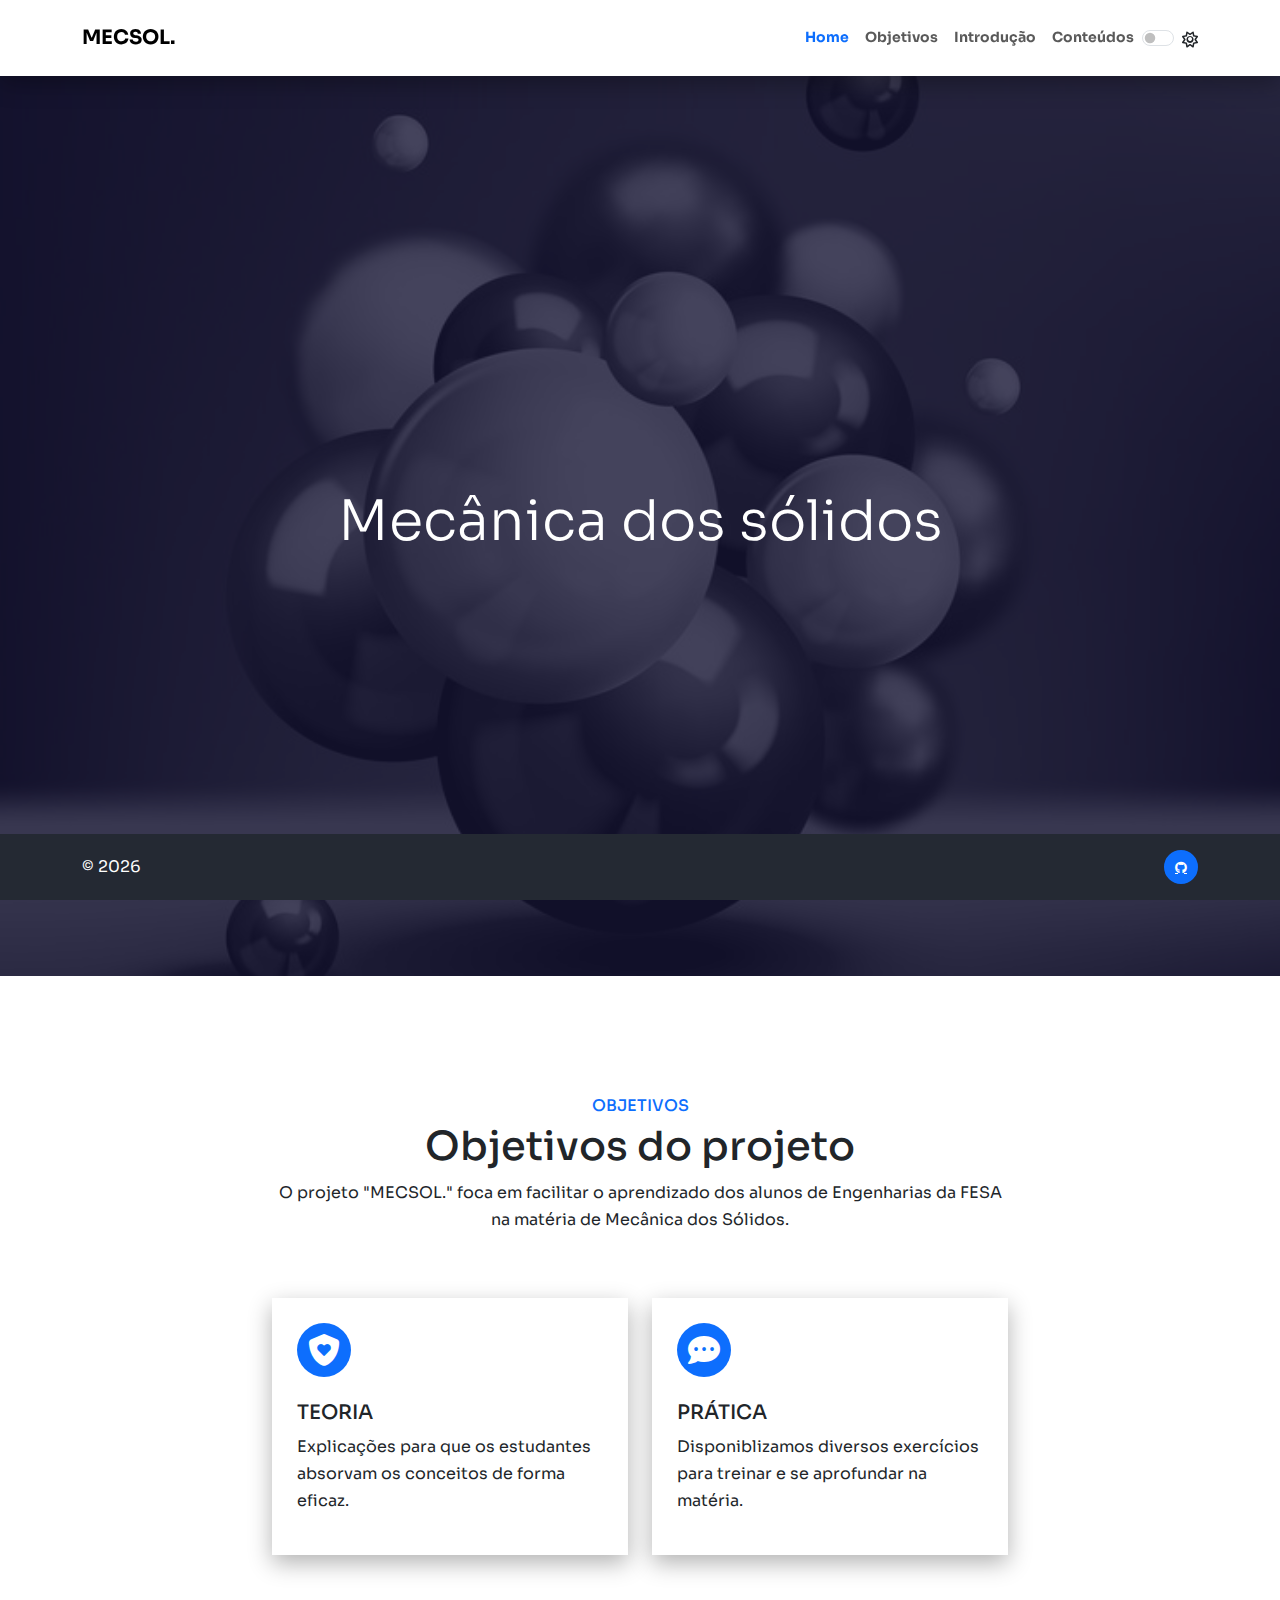
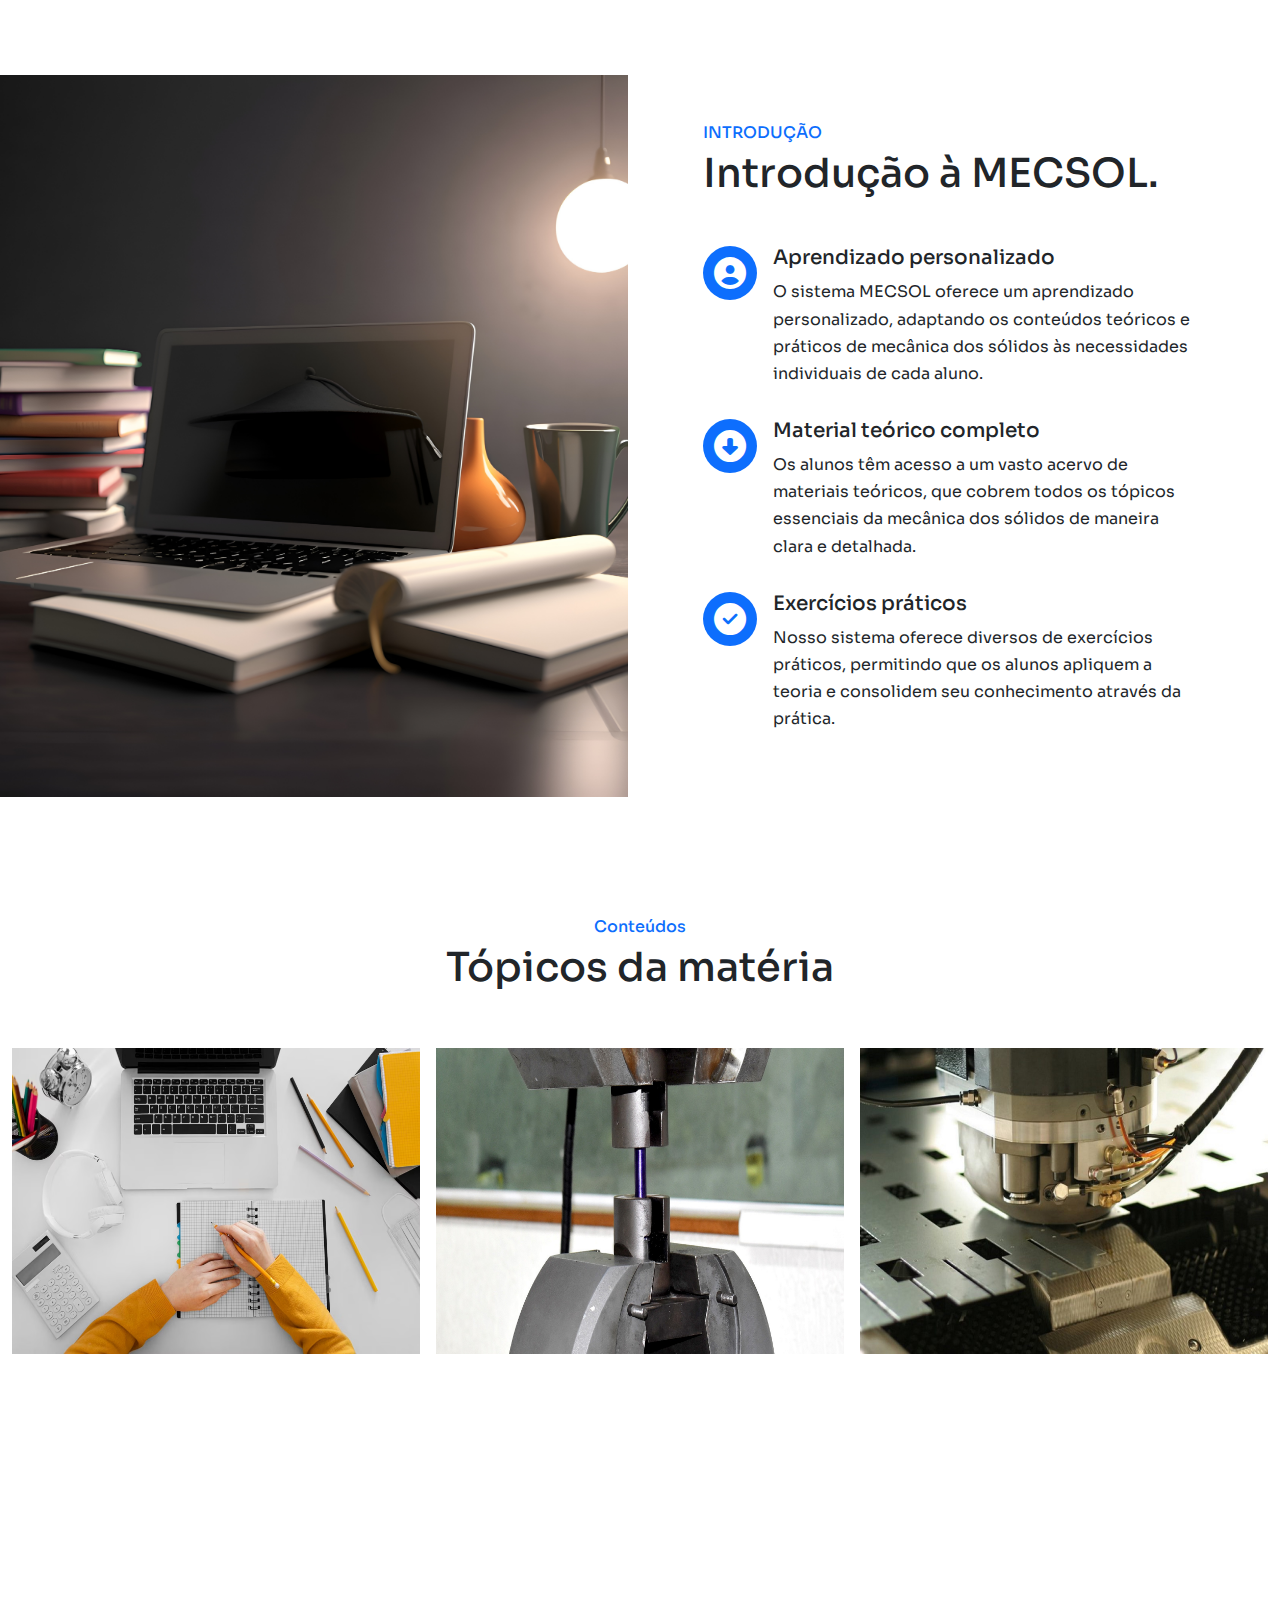
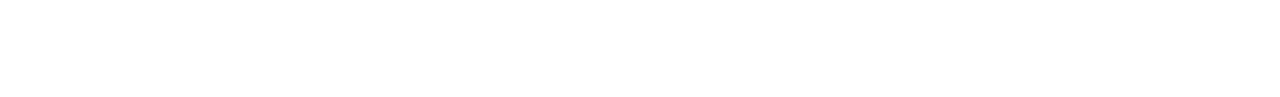
<file: index.html>
<!DOCTYPE html>
<html lang="pt-BR">
    
<head>
    <meta charset="UTF-8">
    <meta name="viewport" content="width=device-width, initial-scale=1.0">
    <link href="src/css/common.css" rel="stylesheet" />
    <link href="src/lib/bootstrap/css/bootstrap.css" rel="stylesheet" />
    <link href="src/lib/font-awesome/css/all.css" rel="stylesheet" />
    <link href="src/lib/animateCSS/animate.css" rel="stylesheet" />
    <title>MECSOL</title>
</head>

<script src="src/lib/popper.js/umd/popper.js"></script>
<script src="src/lib/bootstrap/js/bootstrap.js"></script>
<script src="src/lib/jquery/jquery.js"></script>
<script src="src/js/themeSwitcher.js"></script>
<script src="src/js/index.js"></script>

<body data-bs-theme="light" data-bs-spy="scroll" data-bs-target=".navbar" data-bs-offset="70">
    <nav class="navbar navbar-expand-lg py-3 sticky-top">
        <div class="container">
            <a class="navbar-brand" href="#">
                <strong>MECSOL.</strong>
            </a>
            <button class="navbar-toggler" type="button" data-bs-toggle="collapse" data-bs-target="#navbarNav"
                aria-controls="navbarNav" aria-expanded="false" aria-label="Toggle navigation">
                <span class="navbar-toggler-icon"></span>
            </button>
            <div class="collapse navbar-collapse" id="navbarNav">
                <ul class="navbar-nav ms-auto">
                    <li class="nav-item">
                        <a class="nav-link" href="#home">Home</a>
                    </li>
                    <li class="nav-item">
                        <a class="nav-link" href="#goals">Objetivos</a>
                    </li>
                    <li class="nav-item">
                        <a class="nav-link" href="#introduction">Introdução</a>
                    </li>
                    <li class="nav-item">
                        <a class="nav-link" href="#contents">Conteúdos</a>
                    </li>
                    <div class="form-check form-switch mt-2">
                        <input class="form-check-input" type="checkbox" id="SwitchTheme" />
                        <label class="form-check-label" for="SwitchTheme">
                            <i class="fa-regular fa-sun"></i>
                        </label>
                    </div>
                </ul>               
            </div>
        </div>
    </nav>

    <div class="hero vh-100 d-flex align-items-center" id="home">
        <div class="container">
            <div class="row">
                <div class="col-lg-7 mx-auto text-center">
                    <h1 class="animate__animated animate__fadeIn display-4 text-white">Mecânica dos sólidos</h1>
                </div>
            </div>
        </div>
    </div>

    <section id="goals">
        <div class="container">
            <div class="row mb-5">
                <div class="col-md-8 mx-auto text-center">
                    <h6 class="text-primary">OBJETIVOS</h6>
                    <h1>Objetivos do projeto</h1>
                    <p>
                        O projeto "MECSOL." foca em facilitar o aprendizado dos alunos de Engenharias da FESA na matéria de 
                        Mecânica dos Sólidos.
                    </p>
                </div>
            </div>
            <div class="row g-4 justify-content-center">
                <div class="col-lg-4 col-sm-6">
                    <div class="service card-effect bounceInUp text-dark">
                        <div class="iconbox">
                            <i class="fa-solid fa-shield-heart"></i>
                        </div>
                        <h5 class="mt-4 mb-2">TEORIA</h5>
                        <p>
                            Explicações para que os estudantes absorvam os conceitos de forma eficaz. 
                        </p>
                    </div>
                </div>
                <div class="col-lg-4 col-sm-6">
                    <div class="service card-effect text-dark">
                        <div class="iconbox">
                            <i class="fa-solid fa-comment-dots"></i>
                        </div>
                        <h5 class="mt-4 mb-2">PRÁTICA</h5>
                        <p>
                            Disponiblizamos diversos exercícios para treinar e se aprofundar na matéria.
                        </p>
                    </div>
                </div>
            </div>
        </div>
    </section>

    <section class="row w-100 py-0" id="introduction">
        <div class="col-lg-6 col-img"></div>
        <div class="col-lg-6 py-5">
            <div class="container">
                <div class="row">
                    <div class="col-md-10 offset-md-1">
                        <h6 class="text-primary">INTRODUÇÃO</h6>
                        <h1>Introdução à MECSOL.</h1>

                        <div class="feature d-flex mt-5">
                            <div class="iconbox me-3">
                                <i class="fa-solid fa-circle-user"></i>
                            </div>
                            <div>
                                <h5>Aprendizado personalizado</h5>
                                <p>O sistema MECSOL oferece um aprendizado personalizado, adaptando os conteúdos teóricos e práticos de mecânica dos sólidos às necessidades individuais de cada aluno.</p>
                            </div>
                        </div>
                        <div class="feature d-flex mt-3">
                            <div class="iconbox me-3">
                                <i class="fa-solid fa-circle-down"></i>
                            </div>
                            <div>
                                <h5>Material teórico completo</h5>
                                <p>Os alunos têm acesso a um vasto acervo de materiais teóricos, que cobrem todos os tópicos essenciais da mecânica dos sólidos de maneira clara e detalhada.</p>
                            </div>
                        </div>
                        <div class="feature d-flex mt-3">
                            <div class="iconbox me-3">
                                <i class="fa-solid fa-circle-check"></i>
                            </div>
                            <div>
                                <h5>Exercícios práticos</h5>
                                <p>Nosso sistema oferece diversos de exercícios práticos, permitindo que os alunos apliquem a teoria e consolidem seu conhecimento através da prática.</p>
                            </div>
                        </div>
                    </div>
                </div>
            </div>
        </div>
    </section>

    <section class="vh-100" id="contents">
        <div class="container-fluid">
            <div class="row mb-5">
                <div class="col-md-8 mx-auto text-center">
                    <h6 class="text-primary">Conteúdos</h6>
                    <h1>Tópicos da matéria</h1>
                </div>
            </div>
            <div class="row g-3">
                <div class="col-lg-4 col-sm-6">
                    <div class="project" id="btnFundamentals">
                        <img src="src/assets/fundamentals.jpg" alt="">
                        <div class="overlay">
                            <div>
                                <h4 class="text-white">Fundamentos</h4>
                                <h6 class="text-white">Fundamentos de comportamento mecânico dos materiais</h6>
                            </div>
                        </div>
                    </div>
                </div>
                <div class="col-lg-4 col-sm-6">
                    <div class="project" id="btnTractionCompression">
                        <img src="src/assets/tractioncompression.jpg" alt="">
                        <div class="overlay">
                            <div>
                                <h4 class="text-white">Tração e compressão</h4>
                                <h6 class="text-white">Comportamento mecânico dos materiais aplicado a tração e compressão</h6>
                            </div>
                        </div>
                    </div>
                </div>
                <div class="col-lg-4 col-sm-6" style="margin-bottom: 120px;">
                    <div class="project" id="btnShear">
                        <img src="src/assets/shear.jpg" alt="">
                        <div class="overlay">
                            <div>
                                <h4 class="text-white">Cisalhamento</h4>
                                <h6 class="text-white">Comportamento mecânico dos materiais aplicado ao cisalhamento</h6>
                            </div>
                        </div>
                    </div>
                </div>
            </div>
        </div>
    </section>

    <footer>
        <div class="footer-bottom py-3">
            <div class="container">
                <div class="row align-items-center">
                    <div class="col text-white">
                        <p class="mb-0" id="lblCurrentYear"></p>
                    </div>
                    <div class="col">
                        <div class="social-icons">
                            <a href="https://github.com/GabrielAB2411"><i class="fa-brands fa-github fa-xs"></i></a>
                        </div>
                    </div>
                </div>
            </div>
        </div>
    </footer>
</body>
</html>
</file>
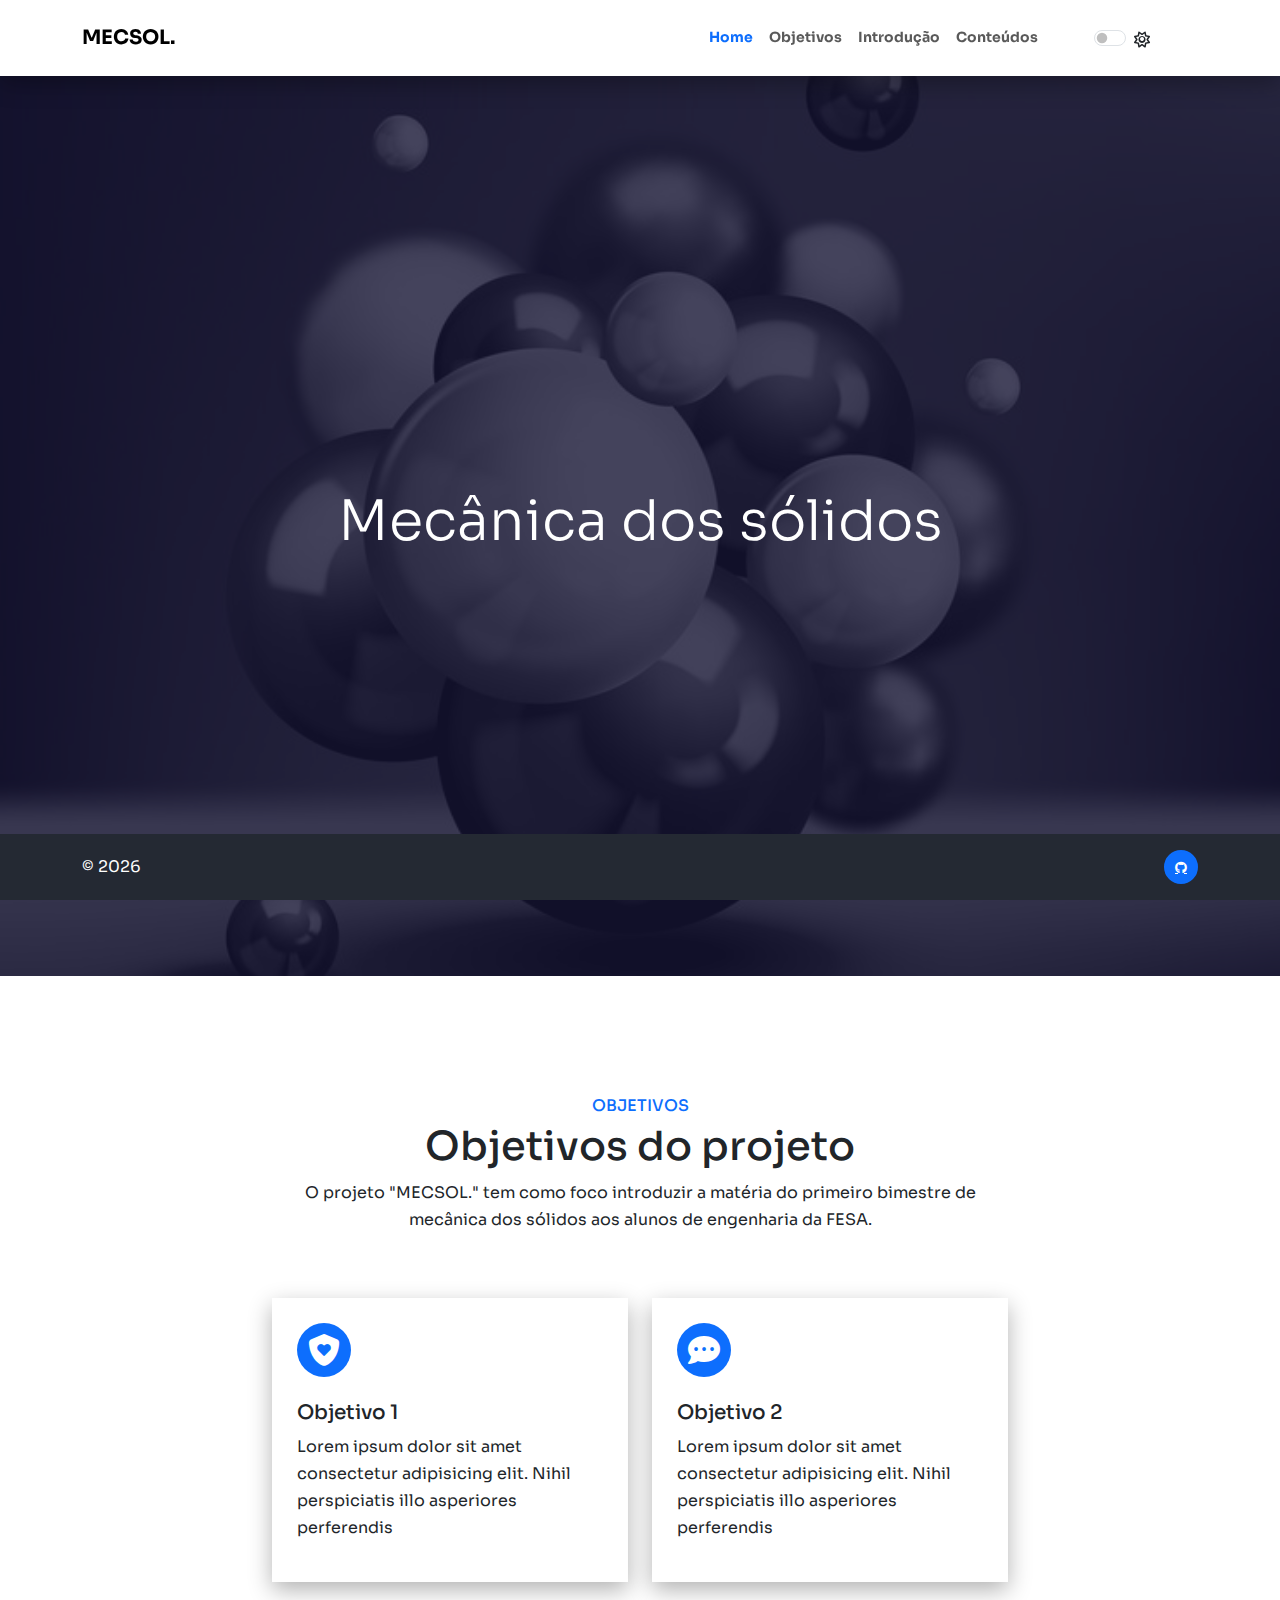
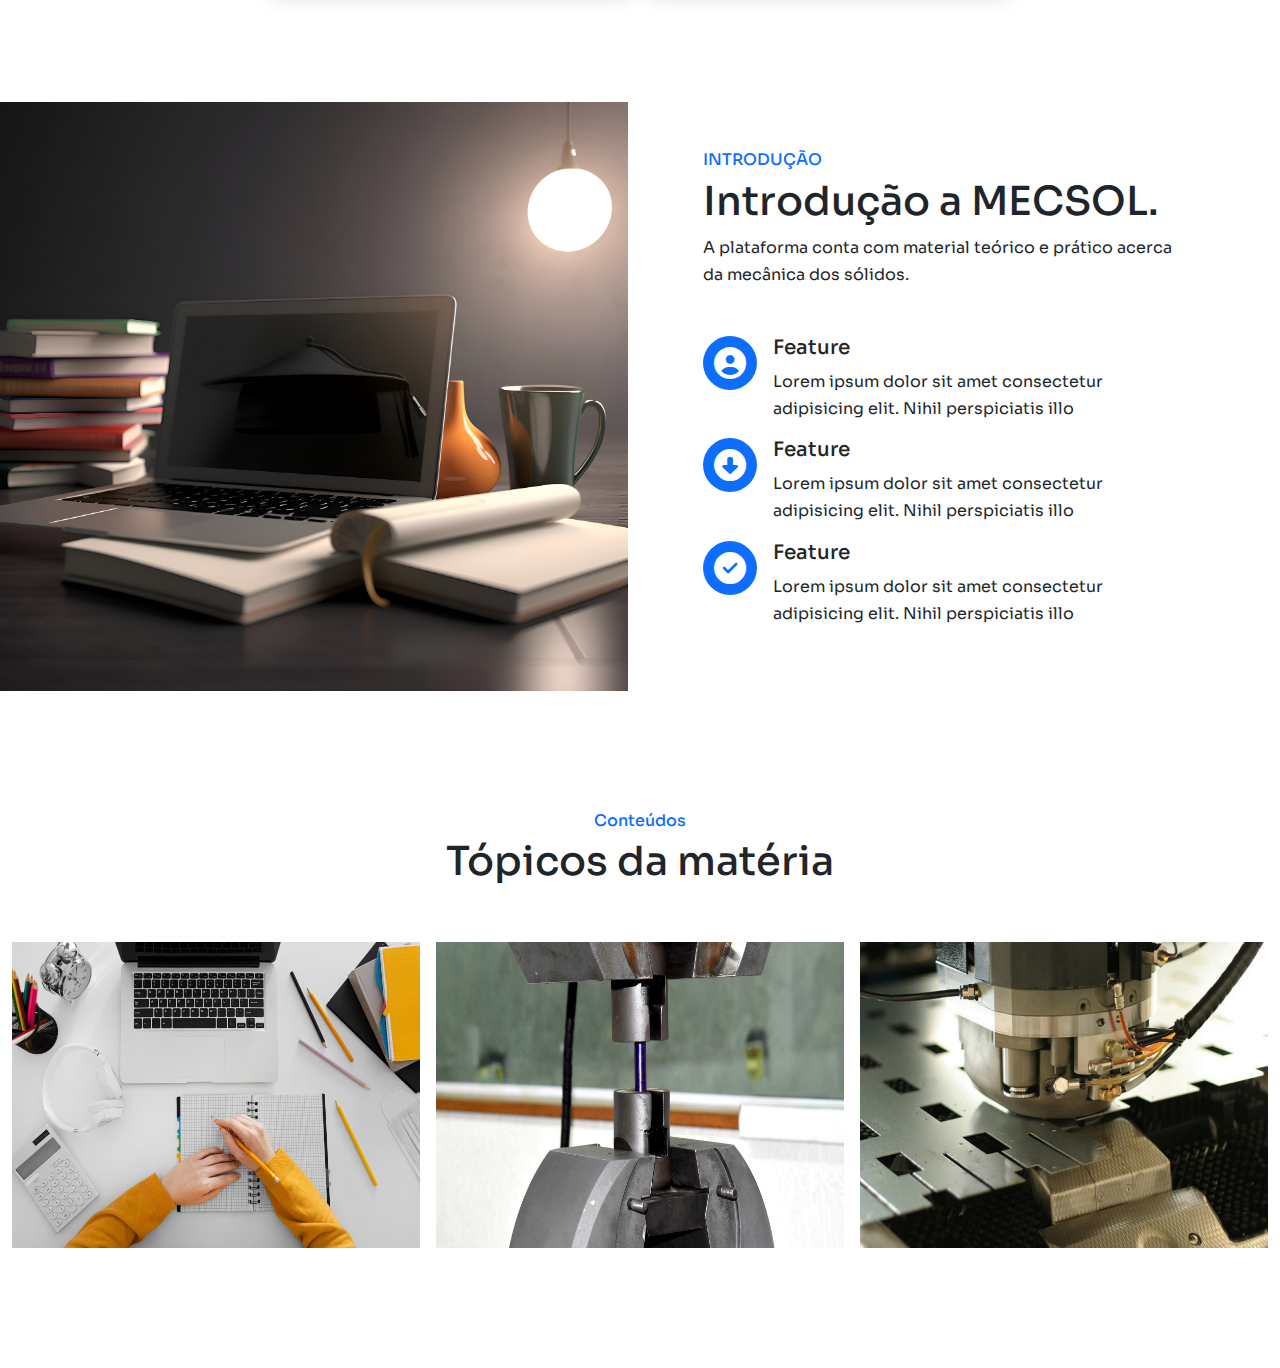
<file: src/index.html>
<!DOCTYPE html>
<html lang="pt-BR">
    
<head>
    <meta charset="UTF-8">
    <meta name="viewport" content="width=device-width, initial-scale=1.0">
    <link href="css/common.css" rel="stylesheet" />
    <link href="lib/bootstrap/css/bootstrap.css" rel="stylesheet" />
    <link href="lib/font-awesome/css/all.css" rel="stylesheet" />
    <link href="lib/animateCSS/animate.css" rel="stylesheet" />
    <title>MECSOL</title>
</head>

<script src="lib/popper.js/umd/popper.js"></script>
<script src="lib/bootstrap/js/bootstrap.js"></script>
<script src="lib/jquery/jquery.js"></script>
<script src="js/themeSwitcher.js"></script>
<script src="js/index.js"></script>

<body data-bs-theme="light" data-bs-spy="scroll" data-bs-target=".navbar" data-bs-offset="70">
    <nav class="navbar navbar-expand-lg py-3 sticky-top navbar-light">
        <div class="container">
            <a class="navbar-brand" href="#">
                <strong>MECSOL.</strong>
            </a>
            <button class="navbar-toggler" type="button" data-bs-toggle="collapse" data-bs-target="#navbarNav"
                aria-controls="navbarNav" aria-expanded="false" aria-label="Toggle navigation">
                <span class="navbar-toggler-icon"></span>
            </button>
            <div class="collapse navbar-collapse" id="navbarNav">
                <ul class="navbar-nav ms-auto">
                    <li class="nav-item">
                        <a class="nav-link" href="#home">Home</a>
                    </li>
                    <li class="nav-item">
                        <a class="nav-link" href="#goals">Objetivos</a>
                    </li>
                    <li class="nav-item">
                        <a class="nav-link" href="#introduction">Introdução</a>
                    </li>
                    <li class="nav-item">
                        <a class="nav-link" href="#contents">Conteúdos</a>
                    </li>
                    <li class="nav-item mx-5 mt-2">
                        <div class="form-check form-switch">
                            <input class="form-check-input" type="checkbox" id="SwitchTheme" />
                            <label class="form-check-label" for="SwitchTheme">
                                <i class="fa-regular fa-sun"></i>
                            </label>
                        </div>
                    </li>
                </ul>               
            </div>
        </div>
    </nav>

    <div class="hero vh-100 d-flex align-items-center" id="home">
        <div class="container">
            <div class="row">
                <div class="col-lg-7 mx-auto text-center">
                    <h1 class="animate__animated animate__fadeIn display-4 text-white">Mecânica dos sólidos</h1>
                </div>
            </div>
        </div>
    </div>

    <section id="goals">
        <div class="container">
            <div class="row mb-5">
                <div class="col-md-8 mx-auto text-center">
                    <h6 class="text-primary">OBJETIVOS</h6>
                    <h1>Objetivos do projeto</h1>
                    <p>O projeto "MECSOL." tem como foco introduzir a matéria do primeiro bimestre de 
                        mecânica dos sólidos aos alunos de engenharia da FESA.</p>
                </div>
            </div>
            <div class="row g-4 justify-content-center">
                <div class="col-lg-4 col-sm-6">
                    <div class="service card-effect bounceInUp text-dark">
                        <div class="iconbox">
                            <i class="fa-solid fa-shield-heart"></i>
                        </div>
                        <h5 class="mt-4 mb-2">Objetivo 1</h5>
                        <p>Lorem ipsum dolor sit amet consectetur adipisicing elit. Nihil perspiciatis illo asperiores
                            perferendis </p>
                    </div>
                </div>
                <div class="col-lg-4 col-sm-6">
                    <div class="service card-effect text-dark">
                        <div class="iconbox">
                            <i class="fa-solid fa-comment-dots"></i>
                        </div>
                        <h5 class="mt-4 mb-2">Objetivo 2</h5>
                        <p>Lorem ipsum dolor sit amet consectetur adipisicing elit. Nihil perspiciatis illo asperiores
                            perferendis </p>
                    </div>
                </div>
            </div>
        </div>
    </section>

    <section class="row w-100 py-0" id="introduction">
        <div class="col-lg-6 col-img"></div>
        <div class="col-lg-6 py-5">
            <div class="container">
                <div class="row">
                    <div class="col-md-10 offset-md-1">
                        <h6 class="text-primary">INTRODUÇÃO</h6>
                        <h1>Introdução a MECSOL.</h1>
                        <p>A plataforma conta com material teórico e prático acerca da mecânica dos sólidos.
                        </p>

                        <div class="feature d-flex mt-5">
                            <div class="iconbox me-3">
                                <i class="fa-solid fa-circle-user"></i>
                            </div>
                            <div>
                                <h5>Feature</h5>
                                <p>Lorem ipsum dolor sit amet consectetur adipisicing elit. Nihil perspiciatis illo </p>
                            </div>
                        </div>
                        <div class="feature d-flex">
                            <div class="iconbox me-3">
                                <i class="fa-solid fa-circle-down"></i>
                            </div>
                            <div>
                                <h5>Feature</h5>
                                <p>Lorem ipsum dolor sit amet consectetur adipisicing elit. Nihil perspiciatis illo </p>
                            </div>
                        </div>
                        <div class="feature d-flex">
                            <div class="iconbox me-3">
                                <i class="fa-solid fa-circle-check"></i>
                            </div>
                            <div>
                                <h5>Feature</h5>
                                <p>Lorem ipsum dolor sit amet consectetur adipisicing elit. Nihil perspiciatis illo </p>
                            </div>
                        </div>

                    </div>
                </div>
            </div>
        </div>
    </section>

    <section id="contents">
        <div class="container-fluid">
            <div class="row mb-5">
                <div class="col-md-8 mx-auto text-center">
                    <h6 class="text-primary">Conteúdos</h6>
                    <h1>Tópicos da matéria</h1>
                </div>
            </div>
            <div class="row g-3">
                <div class="col-lg-4 col-sm-6">
                    <div class="project" id="btnFundamentals">
                        <img src="assets/fundamentals.jpg" alt="">
                        <div class="overlay">
                            <div>
                                <h4 class="text-white">Fundamentos</h4>
                                <h6 class="text-white">Fundamentos de comportamento mecânico dos materiais</h6>
                            </div>
                        </div>
                    </div>
                </div>
                <div class="col-lg-4 col-sm-6">
                    <div class="project" id="btnTractionCompression">
                        <img src="assets/tractioncompression.jpg" alt="">
                        <div class="overlay">
                            <div>
                                <h4 class="text-white">Tração e compressão</h4>
                                <h6 class="text-white">Comportamento mecânico dos materiais aplicado a tração e compressão</h6>
                            </div>
                        </div>
                    </div>
                </div>
                <div class="col-lg-4 col-sm-6">
                    <div class="project" id="btnShear">
                        <img src="assets/shear.jpg" alt="">
                        <div class="overlay">
                            <div>
                                <h4 class="text-white">Cisalhamento</h4>
                                <h6 class="text-white">Comportamento mecânico dos materiais aplicado ao cisalhamento</h6>
                            </div>
                        </div>
                    </div>
                </div>
            </div>
        </div>
    </section>

    <footer>
        <div class="footer-bottom py-3">
            <div class="container">
                <div class="row align-items-center">
                    <div class="col text-white">
                        <p class="mb-0" id="lblCurrentYear"></p>
                    </div>
                    <div class="col">
                        <div class="social-icons">
                            <a href="https://github.com/GabrielAB2411"><i class="fa-brands fa-github fa-xs"></i></a>
                        </div>
                    </div>
                </div>
            </div>
        </div>
    </footer>
</body>
</html>
</file>
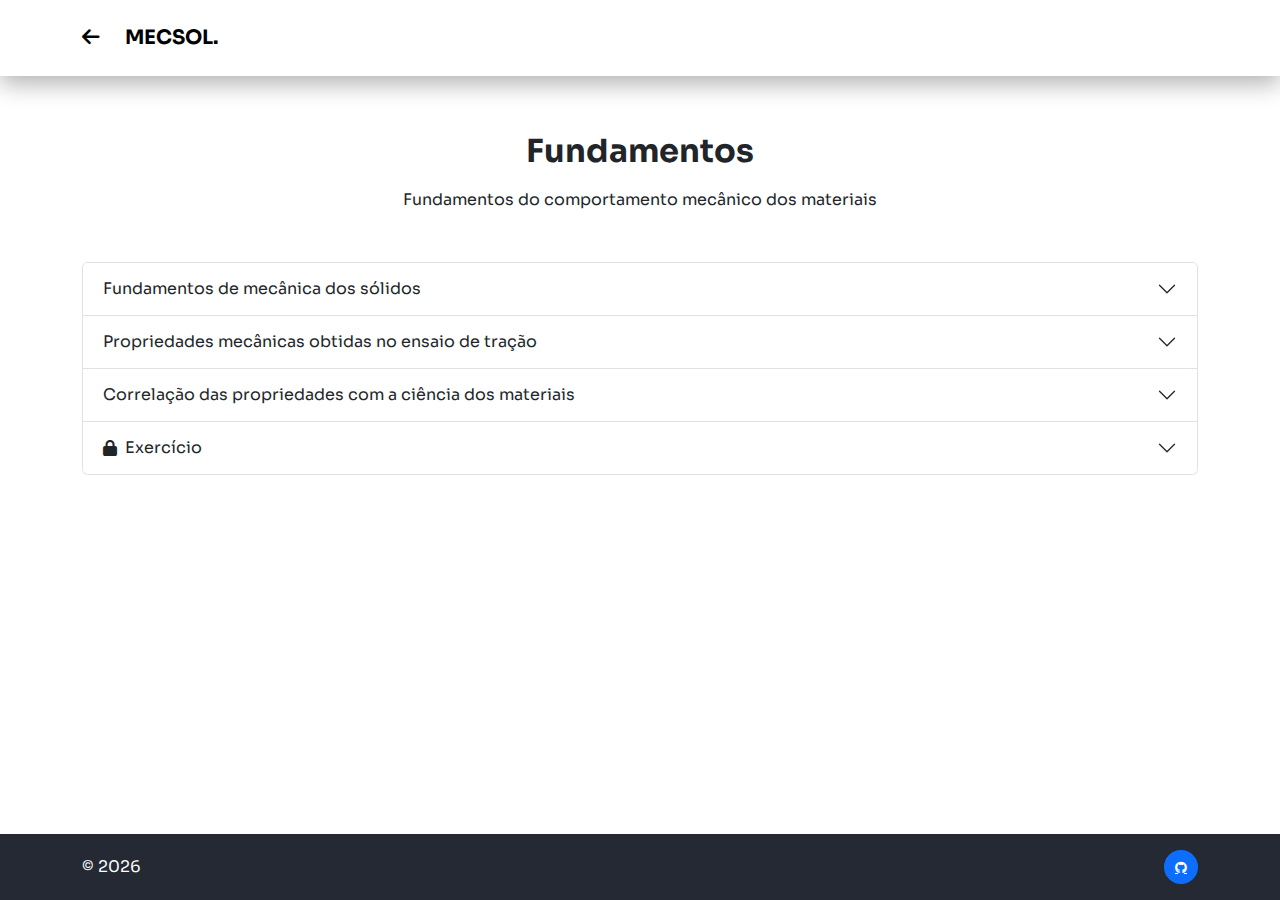
<file: src/pages/contents/fundamentals.html>
<!DOCTYPE html>
<html lang="en">
<head>
    <meta charset="UTF-8">
    <meta name="viewport" content="width=device-width, initial-scale=1.0">
    <link href="../../css/common.css" rel="stylesheet" />
    <link href="../../lib/bootstrap/css/bootstrap.css" rel="stylesheet" />
    <link href="../../lib/font-awesome/css/all.css" rel="stylesheet" />
    <link href="../../lib/animateCSS/animate.css" rel="stylesheet" />
    <title>Fundamentos</title>
</head>

<script src="../../lib/popper.js/umd/popper.js"></script>
<script src="../../lib/bootstrap/js/bootstrap.js"></script>
<script src="../../lib/jquery/jquery.js"></script>
<script src="../../js/themeSwitcher.js"></script>
<script src="../../js/fundamentals.js"></script>

<body data-bs-theme="light">
    <nav class="navbar navbar-expand-lg py-3 sticky-top navbar-light">
        <div class="container">
            <a class="navbar-brand" href="https://gabrielab2411.github.io/MECSOL/">
                <i class="fa-solid fa-arrow-left"></i> &nbsp; &nbsp;
                <strong>MECSOL.</strong>
            </a>
        </div>
    </nav>

    <div class="w-100" style="margin-bottom: 120px;">
        <div class="container text-center">
            <h2 class="animate__animated animate__backInDown mt-5 mb-2"><b>Fundamentos</b></h2>
            <p class="animate__animated animate__fadeIn animate__delay-1s mb-5">Fundamentos do comportamento mecânico dos materiais</p>
            <div class="justify-content-center">
                <div class="animate__animated animate__zoomIn accordion" id="accordionFundamentals">
                    <div class="accordion-item">
                      <h2 class="accordion-header" id="headingOne">
                        <button class="accordion-button collapsed" type="button" data-bs-toggle="collapse" data-bs-target="#collapseOne" aria-expanded="" aria-controls="collapseOne">
                            Fundamentos de mecânica dos sólidos
                        </button>
                      </h2>
                      <div id="collapseOne" class="accordion-collapse collapse" aria-labelledby="headingOne" data-bs-parent="#accordionFundamentals">
                        <div class="accordion-body" style="text-align: justify;">
                          </br>
                          <h3 class="text-center"><b>Fundamentos de mecânica dos sólidos</b></h3>
                          </br>
                          <p>&nbsp; <strong>A mecânica dos sólidos</strong>, ou mecânica dos materiais, estuda o comportamento dos materiais sólidos sob diversas formas de carga. Este campo da engenharia é crucial para entender como os materiais se deformam, suportam cargas e falham, permitindo projetar estruturas seguras e eficientes. Ela abrange conceitos de tensão e deformação, leis constitutivas como a Lei de Hooke, e critérios de falha, como as teorias de Tresca e Von Mises. Aplicada em áreas como construção civil, engenharia de computação, controle, mecânica, aeronáutica e automotiva, a mecânica dos sólidos assegura que componentes e estruturas sejam projetados para máxima segurança e durabilidade.</p>
                        </div>
                      </div>
                    </div>
                    <div class="accordion-item">
                      <h2 class="accordion-header" id="headingTwo">
                        <button class="accordion-button collapsed" type="button" data-bs-toggle="collapse" data-bs-target="#collapseTwo" aria-expanded="false" aria-controls="collapseTwo">
                            Propriedades mecânicas obtidas no ensaio de tração
                        </button>
                      </h2>
                      <div id="collapseTwo" class="accordion-collapse collapse" aria-labelledby="headingTwo" data-bs-parent="#accordionFundamentals">
                        <div class="accordion-body" style="text-align: justify;">
                          </br>
                          <h3 class="text-center"><b>Limite de Elasticidade (σ<sub>e</sub>)</b></h3>
                          </br>
                          <p>&nbsp; É a tensão máxima que o material pode suportar sem sofrer deformação permanente. Até esse limite, o material retorna à sua forma original após a remoção da carga.</p>
                          </br>
                          <h3 class="text-center"><b>Limite de Escoamento (σ<sub>y</sub>)</b></h3>
                          </br>
                          <p>&nbsp; Também conhecido como tensão de escoamento, é o ponto em que o material começa a se deformar plasticamente. Após esse ponto, a deformação não é mais reversível.</p>
                          </br>
                          <h3 class="text-center"><b>Resistência à Tração (σ<sub>u</sub>)</b></h3>
                          </br>
                          <p>&nbsp; É a tensão máxima que o material pode suportar antes de romper. É o valor máximo da curva tensão-deformação.</p>
                          </br>
                          <h3 class="text-center"><b>Alongamento (ε)</b></h3>
                          </br>
                          <p>&nbsp; Mede a capacidade do material de se estender antes da ruptura. É expressa como a variação percentual do comprimento original.</p>
                          </br>
                          <h3 class="text-center"><b>Módulo de Elasticidade (E)</b></h3>
                          </br>
                          <p>&nbsp; Também conhecido como Módulo de Young, é a razão entre a tensão e a deformação na região elástica. Ele indica a rigidez do material.</p>
                          </br>
                          <h3 class="text-center"><b>Redução de Área</b></h3>
                          </br>  
                          <p>&nbsp; Mede a redução percentual na área da seção transversal original do material até o ponto de ruptura. É um indicador da ductilidade do material.</p>
                          </br>
                          <h3 class="text-center"><b>Ductilidade</b></h3>
                          </br>
                          <p>&nbsp; Refere-se à capacidade do material de se deformar plasticamente antes de romper. É avaliada pelo alongamento e pela redução de área.</p>
                          </br>
                          <h3 class="text-center"><b>Tenacidade</b></h3>
                          </br>
                          <p>&nbsp; É a quantidade de energia que o material pode absorver antes de romper. Pode ser estimada pela área sob a curva tensão-deformação.</p>
                        </div>
                      </div>
                    </div>
                    <div class="accordion-item">
                      <h2 class="accordion-header" id="headingThree">
                        <button class="accordion-button collapsed" type="button" data-bs-toggle="collapse" data-bs-target="#collapseThree" aria-expanded="false" aria-controls="collapseThree">
                            Correlação das propriedades com a ciência dos materiais
                        </button>
                      </h2>
                      <div id="collapseThree" class="accordion-collapse collapse" aria-labelledby="headingThree" data-bs-parent="#accordionFundamentals">
                        <div class="accordion-body" style="text-align: justify;">
                          </br>
                          <h3 class="text-center"><b>Estrutura Cristalina e Limite de Elasticidade</b></h3>
                          </br>
                          <p>A disposição atômica dentro de um material sólido afeta suas propriedades elásticas. Materiais com estruturas cristalinas regulares, como metais e ligas, exibem limites de elasticidade elevados devido à resistência das ligações interatômicas.</p>
                          </br>
                          <h3 class="text-center"><b>Composição e Limite de Escoamento</b></h3>
                          </br>
                          <p>A adição de elementos de liga a um metal base pode aumentar o limite de escoamento através do fortalecimento por solução sólida e a formação de precipitados que dificultam o movimento das discordâncias.</p>
                          </br>
                          <h3 class="text-center"><b>Microestrutura e Resistência à Tração</b></h3>
                          </br>
                          <p>Materiais com grãos menores geralmente apresentam maior resistência à tração devido ao maior número de barreiras ao movimento de discordâncias. A presença de múltiplas fases e interfaces dentro de um material, como em compósitos, pode aumentar significativamente a resistência à tração.</p>
                          </br>
                          <h3 class="text-center"><b>Ductilidade e Tenacidade</b></h3>
                          </br>
                          <p>Materiais com ligações metálicas são geralmente mais dúcteis devido à capacidade de os átomos deslizarem uns sobre os outros. Materiais com alta tenacidade absorvem mais energia antes de falhar, frequentemente exibindo uma combinação de ligações fortes e microestruturas que podem deformar plasticamente.</p>
                          </br>
                          <h3 class="text-center"><b>Módulo de Elasticidade e Estrutura Atômica</b></h3>
                          </br>
                          <p>O módulo de elasticidade está diretamente relacionado à rigidez das ligações interatômicas. Materiais com ligações covalentes ou iônicas fortes possuem módulos de elasticidade elevados. A densidade de átomos e o tipo de rede cristalina também influenciam o módulo de elasticidade.</p>
                          </br>
                          <h3 class="text-center"><b>Influência de Impurezas e Defeitos</b></h3>
                          </br>
                          <p>A presença de átomos de soluto pode criar tensões internas que dificultam o movimento das discordâncias, aumentando o limite de escoamento e a resistência do material. Inclusões e porosidade podem reduzir a resistência e a tenacidade de um material ao servir como pontos de concentração de tensão e início de fraturas.</p>
                        </div>
                      </div>
                    </div>
                    <div class="accordion-item" style="margin-bottom: 120px;">
                      <h2 class="accordion-header" id="headingFour">
                        <button class="accordion-button collapsed" disabled type="button" data-bs-toggle="collapse" data-bs-target="#collapseFour" aria-expanded="false" aria-controls="collapseFour">
                          <i class="fa-solid fa-lock"></i> &nbsp;  
                          Exercício
                        </button>
                      </h2>
                      <div id="collapseFour" class="accordion-collapse collapse" aria-labelledby="headingFour" data-bs-parent="#accordionFundamentals">
                        <div class="accordion-body"> 
                          Favor aguardar, os devs estão trabalhando
                        </div>
                      </div>
                    </div>
                  </div>                  
            </div>
        </div>
    </div>

    <footer>
        <div class="footer-bottom py-3">
            <div class="container">
                <div class="row align-items-center">
                    <div class="col text-white">
                        <p class="mb-0" id="lblCurrentYear"></p>
                    </div>
                    <div class="col">
                        <div class="social-icons">
                            <a href="https://github.com/GabrielAB2411"><i class="fa-brands fa-github fa-xs"></i></a>
                        </div>
                    </div>
                </div>
            </div>
        </div>
    </footer>
</body>
</html>
</file>
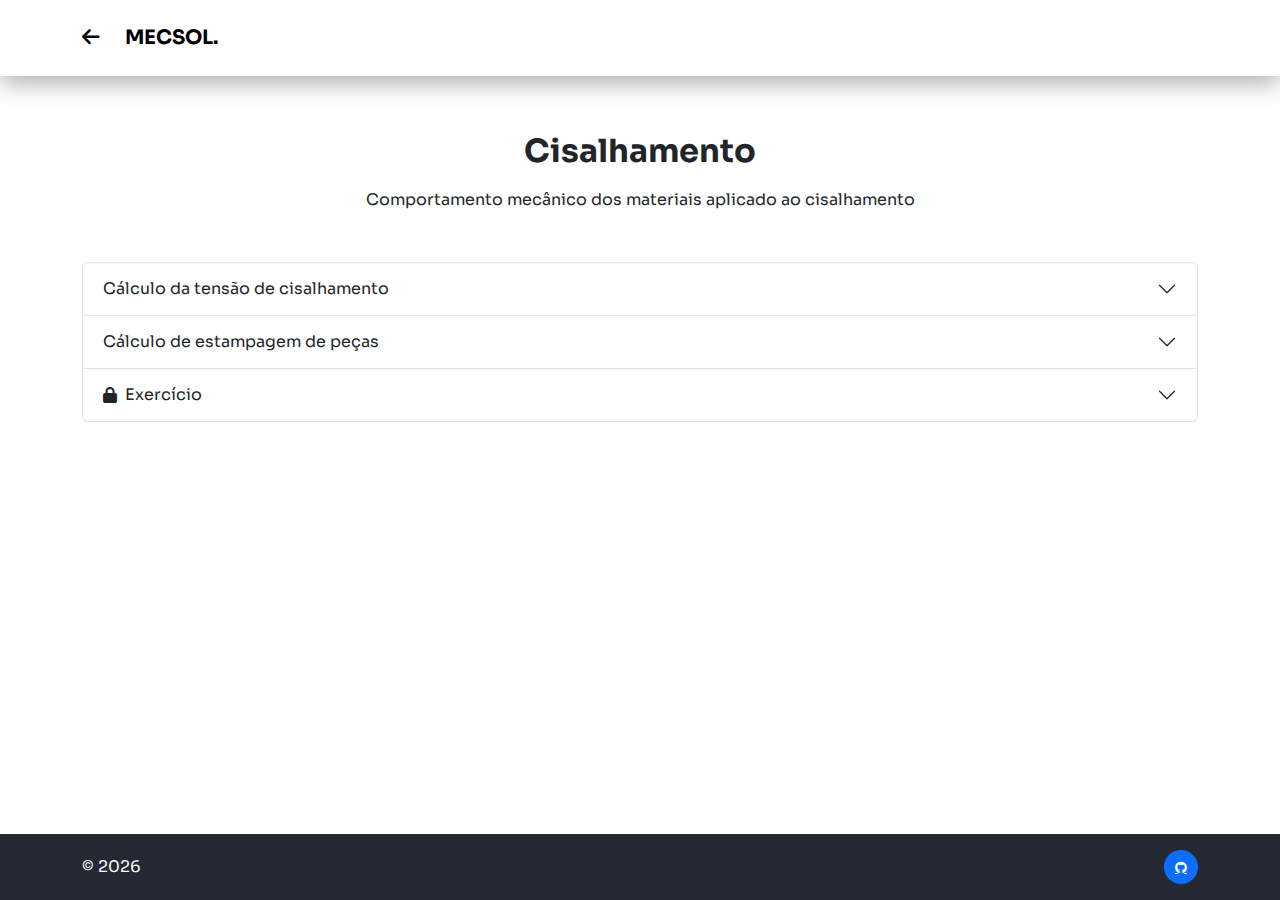
<file: src/pages/contents/shear.html>
<!DOCTYPE html>
<html lang="en">
<head>
  <meta charset="UTF-8">
  <meta name="viewport" content="width=device-width, initial-scale=1.0">
  <link href="../../css/common.css" rel="stylesheet"/>
  <link href="../../lib/bootstrap/css/bootstrap.css" rel="stylesheet"/>
  <link href="../../lib/font-awesome/css/all.css" rel="stylesheet"/>
  <link href="../../lib/animateCSS/animate.css" rel="stylesheet"/>
  <link id="sweetalert-theme" rel="stylesheet" href="">
    <title>Cisalhamento</title>
</head>

<script src="../../lib/popper.js/umd/popper.js"></script>
<script src="../../lib/bootstrap/js/bootstrap.js"></script>
<script src="../../lib/jquery/jquery.js"></script>
<script src="../../lib/sweetalert2/sweetalert2.js"></script>
<script src="../../js/themeSwitcher.js"></script>
<script src="../../js/shear.js"></script>

<body data-bs-theme="light">
    <nav class="navbar navbar-expand-lg py-3 sticky-top navbar-light">
        <div class="container">
            <a class="navbar-brand" href="https://gabrielab2411.github.io/MECSOL/">
                <i class="fa-solid fa-arrow-left"></i> &nbsp; &nbsp;
                <strong>MECSOL.</strong>
            </a>
        </div>
    </nav>

    <div class="w-100">
        <div class="container text-center">
            <h2 class="animate__animated animate__backInDown mt-5 mb-2"><b>Cisalhamento</b></h2>
            <p class="animate__animated animate__fadeIn animate__delay-1s mb-5">Comportamento mecânico dos materiais aplicado ao cisalhamento</p>
            <div class="justify-content-center">
                <div class="animate__animated animate__zoomIn accordion" id="accordionShear">
                  <div class="accordion-item">
                    <h2 class="accordion-header" id="headingOne">
                        <button class="accordion-button collapsed" type="button" data-bs-toggle="collapse" data-bs-target="#collapseOne" aria-expanded="" aria-controls="collapseOne">
                            Cálculo da tensão de cisalhamento
                        </button>
                    </h2>
                    <div id="collapseOne" class="accordion-collapse collapse" aria-labelledby="headingOne" data-bs-parent="#accordionShear">
                        <div class="accordion-body" style="text-align: justify;">
                            </br>
                            <h3 class="text-center"><b>Cálculo da tensão de cisalhamento</b></h3>
                            </br>
                            <p>&nbsp; A tensão de cisalhamento é uma medida da força de corte por unidade de área em um material. Ela é calculada dividindo-se a força de cisalhamento pela área da seção transversal.</p>
                            </br>
                            <p>&nbsp; Na prática, a tensão de cisalhamento pode ser calculada utilizando-se a seguinte equação:</p>
                            </br>
                            <h4 class="text-center"><b>&tau; = <sup>F</sup>&frasl;<sub>A</sub></b></h4>
                            </br>
                            <p>&nbsp; Onde:</p>
                            <ul>
                                <li>&tau; é a tensão de cisalhamento (em Pascal)</li>
                                <li>F é a força de cisalhamento (em Newton)</li>
                                <li>A é a área da seção transversal (em metros quadrados)</li>
                            </ul>
                            </br>
                            <p>&nbsp; O cálculo da tensão de cisalhamento é fundamental em diversas aplicações, como na análise de vigas, no projeto de estruturas metálicas e na determinação da capacidade de corte de materiais.</p>
                            </br>
                            <p>&nbsp; É importante ressaltar que a tensão de cisalhamento pode levar à deformação plástica do material se exceder os limites de resistência, portanto, deve-se considerar os limites de escoamento ao projetar componentes sujeitos a esse tipo de carga.</p>
                        </div>
                    </div>
                </div>
                
                <div class="accordion-item">
                  <h2 class="accordion-header" id="headingTwo">
                      <button class="accordion-button collapsed" type="button" data-bs-toggle="collapse" data-bs-target="#collapseTwo" aria-expanded="false" aria-controls="collapseTwo">
                          Cálculo de estampagem de peças
                      </button>
                  </h2>
                  <div id="collapseTwo" class="accordion-collapse collapse" aria-labelledby="headingTwo" data-bs-parent="#accordionShear">
                      <div class="accordion-body" style="text-align: justify;">
                          </br>
                          <h3 class="text-center"><b>Cálculo de estampagem de peças</b></h3>
                          </br>
                          <p>&nbsp; A estampagem de peças é um processo de fabricação utilizado para dar forma a chapas metálicas por meio de corte, dobra e outras operações. O cálculo da estampagem de peças envolve considerações sobre a resistência do material, as forças envolvidas e o projeto do ferramental.</p>
                          </br>
                          <p>&nbsp; Uma das principais considerações no cálculo de estampagem de peças é a determinação das tensões atuantes durante o processo. Isso inclui a tensão de cisalhamento nos pontos de corte e dobra, bem como a tensão de tração em regiões esticadas da chapa.</p>
                          </br>
                          <p>&nbsp; Além disso, é importante considerar a geometria da peça, as tolerâncias dimensionais e os requisitos de acabamento superficial ao calcular a estampagem de peças.</p>
                          </br>
                          <p>&nbsp; Durante o processo de estampagem, a chapa metálica é submetida a altas tensões e deformações, o que pode levar à ocorrência de defeitos como enrugamento, rugas e distorção dimensional. Portanto, o projeto adequado do ferramental e a seleção correta do material são essenciais para garantir a qualidade das peças estampadas.</p>
                          </br>
                          <p>&nbsp; O processo de estampagem de peças é amplamente utilizado na indústria automotiva, aeroespacial, de eletrodomésticos e em outras áreas que requerem produção em massa de componentes metálicos.</p>
                          </br>
                          <p>&nbsp; Ao calcular a tensão de cisalhamento em materiais ducteis <b>(critério de von Mises)</b>, utiliza-se a seguinte fórmula:</p>
                          </br>
                          <h4 class="text-center"><b>τ<sub>LRT</sub> = σ / √3</b></h4>
                          </br>
                          <p>&nbsp; E em materiais frágeis <b>(critério de Tresca)</b>, a fórmula é:</p>
                          </br>
                          <h4 class="text-center"><b>τ<sub>LRT</sub> = σ / 2</b></h4>
                          </br>
                          <p>&nbsp; Onde:</p>
                          <ul>
                              <li>τ<sub>LRT</sub> é a tensão de cisalhamento (em Pascal) no Limite de Resistência Teórico</li>
                              <li>σ é a tensão principal (em Pascal)</li>
                          </ul>
                          </br>
                          <h3 class="text-center"><b>Fórmula da Tensão de Cisalhamento:</b></h3>
                          </br>
                          <p>&nbsp; A fórmula da tensão de cisalhamento é representada por τ e é calculada pela divisão da força de cisalhamento (F) pela área da seção transversal (A).</p>
                          </br>
                          <h4 class="text-center"><b>τ = F / A</b></h4>
                          </br>
                          <p>&nbsp; Onde:</p>
                          <ul>
                              <li>τ é a tensão de cisalhamento (em Pascal)</li>
                              <li>F é a força de cisalhamento (em Newton)</li>
                              <li>A é a área da seção transversal (em metros quadrados)</li>
                          </ul>
                      </div>
                  </div>
              </div>
                
                <div class="accordion-item" style="margin-bottom: 120px;">
                  <h2 class="accordion-header" id="headingThree">
                    <button class="accordion-button collapsed" disabled type="button" data-bs-toggle="collapse" data-bs-target="#collapseThree" aria-expanded="false" aria-controls="collapseThree">
                      <i class="fa-solid fa-lock"></i> &nbsp;  
                      Exercício
                    </button>
                  </h2>
                  <div id="collapseThree" class="accordion-collapse collapse" aria-labelledby="headingThree" data-bs-parent="#accordionShear">
                    <div class="accordion-body"> 
                      Favor aguardar, os devs estão trabalhando
                    </div>
                  </div>
                </div>

            </div>
        </div>
    </div>

    <footer>
        <div class="footer-bottom py-3">
            <div class="container">
                <div class="row align-items-center">
                    <div class="col text-white">
                        <p class="mb-0" id="lblCurrentYear"></p>
                    </div>
                    <div class="col">
                        <div class="social-icons">
                            <a href="https://github.com/GabrielAB2411"><i class="fa-brands fa-github fa-xs"></i></a>
                        </div>
                    </div>
                </div>
            </div>
        </div>
    </footer>
</body>
</html>
</file>
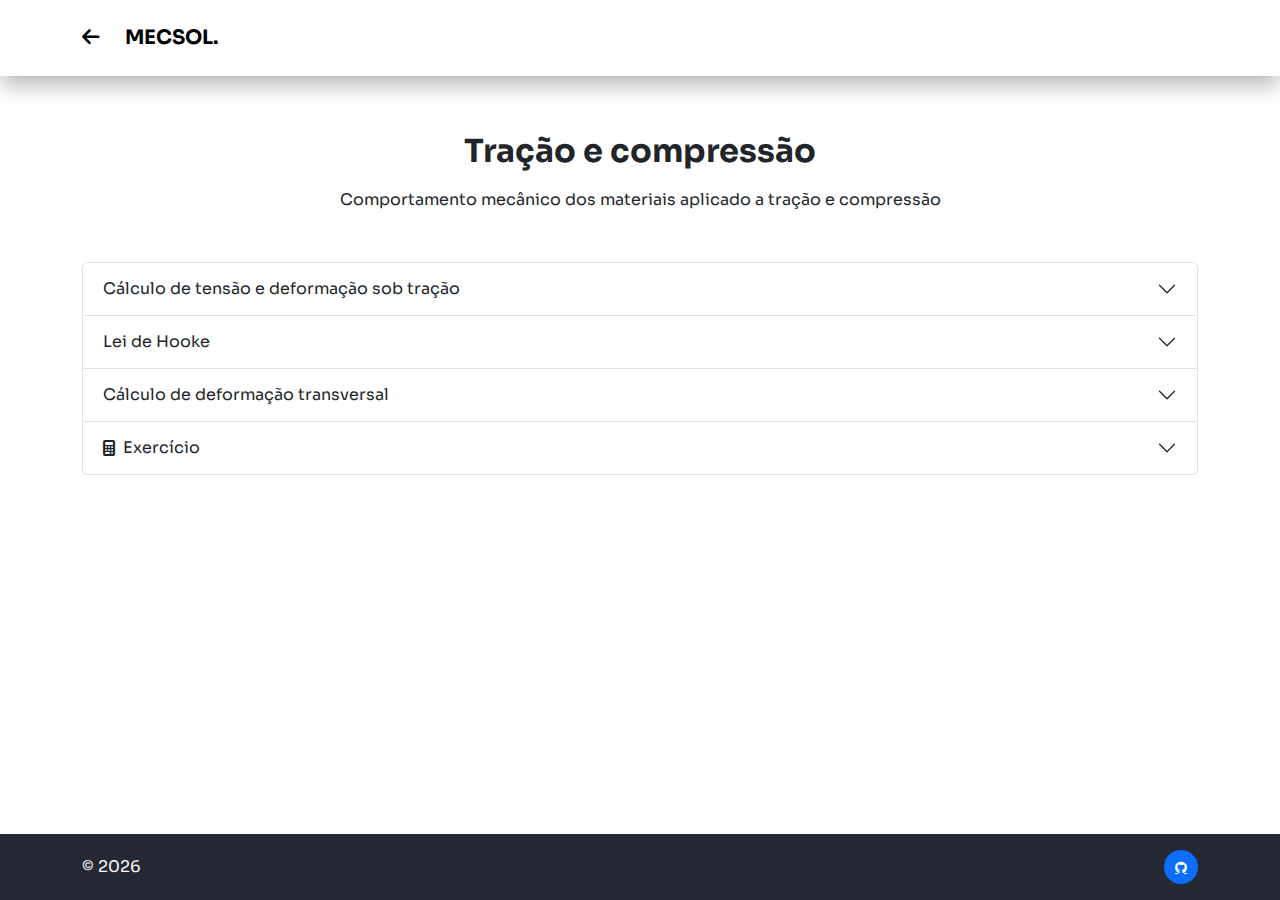
<file: src/pages/contents/tractionCompression.html>
<!DOCTYPE html>
<html lang="en">
<head>
    <meta charset="UTF-8">
    <meta name="viewport" content="width=device-width, initial-scale=1.0">
    <link href="../../css/common.css" rel="stylesheet"/>
    <link href="../../lib/bootstrap/css/bootstrap.css" rel="stylesheet"/>
    <link href="../../lib/font-awesome/css/all.css" rel="stylesheet"/>
    <link href="../../lib/animateCSS/animate.css" rel="stylesheet"/>
    <link id="sweetalert-theme" rel="stylesheet" href="">
    <title>Tração e compressão</title>
</head>

<script src="../../lib/popper.js/umd/popper.js"></script>
<script src="../../lib/bootstrap/js/bootstrap.js"></script>
<script src="../../lib/jquery/jquery.js"></script>
<script src="../../lib/sweetalert2/sweetalert2.js"></script>
<script src="../../js/themeSwitcher.js"></script>
<script src="../../js/tractionCompression.js"></script>

<body data-bs-theme="light">
    <nav class="navbar navbar-expand-lg py-3 sticky-top navbar-light">
        <div class="container">
            <a class="navbar-brand" href="https://gabrielab2411.github.io/MECSOL/">
                <i class="fas fa-arrow-left"></i> &nbsp; &nbsp;
                <strong>MECSOL.</strong>
            </a>
        </div>
    </nav>

    <div class="w-100">
        <div class="container text-center">
            <h2 class="animate__animated animate__backInDown mt-5 mb-2"><b>Tração e compressão</b></h2>
            <p class="animate__animated animate__fadeIn animate__delay-1s mb-5">Comportamento mecânico dos materiais aplicado a tração e compressão</p>
            <div class="justify-content-center">
                <div class="animate__animated animate__zoomIn accordion" id="accordionTractionCompression">
                    <div class="accordion-item">
                      <h2 class="accordion-header" id="headingOne">
                        <button class="accordion-button collapsed" type="button" data-bs-toggle="collapse" data-bs-target="#collapseOne" aria-expanded="" aria-controls="collapseOne">
                            Cálculo de tensão e deformação sob tração
                        </button>
                      </h2>
                      <div id="collapseOne" class="accordion-collapse collapse" aria-labelledby="headingOne" data-bs-parent="#accordionTractionCompression">
                        <div class="accordion-body" style="text-align: justify;">
                            </br>
                            <h3 class="text-center"><b>Cálculo de tensão e deformação sob tração</b></h3>
                            </br>
                            <p>&nbsp; O cálculo de tensão e deformação sob tração é um conceito fundamental na mecânica dos sólidos, especialmente ao estudar o comportamento dos materiais quando são submetidos a forças de tração, ou seja, quando são puxados em direções opostas.</p>
                            </br>
                            <h3 class="text-center"><b>Tensão</b></h3>
                            </br>
                            <p>&nbsp; A tensão é uma medida da distribuição da força por unidade de área em um material. Ela é calculada dividindo-se a força aplicada pela área transversal da seção transversal do material.</p>
                            <p class="text-center">Matematicamente, a tensão (&sigma;) é representada pela equação:</p>
                            </br>
                            <h4 class="text-center"><b>&sigma; = <sup>F</sup>&frasl;<sub>A</sub></b></h4>
                            </br>
                            <h3 class="text-center"><b>Deformação</b></h3>
                            </br>
                            <p>&nbsp; A deformação é uma medida da mudança no comprimento do material em relação ao seu comprimento original. Ela é calculada dividindo-se a mudança de comprimento (&Delta;L) pela extensão original (L<sub>0</sub>) do material.</p>
                            <p class="text-center">Matematicamente, a deformação (&epsilon;) é representada pela equação:</p>
                            </br>
                            <h4 class="text-center"><b>&epsilon; = <sup>&Delta;L</sup>&frasl;<sub>L<sub>0</sub></sub></b></h4>
                            </br>
                            <p>&nbsp; Esses cálculos são essenciais para compreender como os materiais se comportam sob tensão e deformação, permitindo a análise de propriedades como limite de elasticidade, limite de resistência e módulo de elasticidade. Essas propriedades são cruciais para o projeto e dimensionamento de estruturas e componentes mecânicos.</p>
                            
                            </br>
                            <h3 class="text-center"><b>Tensão de Escoamento</b></h3>
                            </br>
                            <p>&nbsp; A tensão de escoamento é o nível de tensão no qual um material começa a deformar-se plasticamente. Antes deste ponto, o material irá deformar-se elasticamente, o que significa que a deformação será reversível. A partir do ponto de escoamento, a deformação não será totalmente reversível.</p>
                            <p class="text-center">Matematicamente, a tensão de escoamento (&sigma;<sub>e</sub>) é a tensão correspondente ao início da deformação plástica:</p>
                            </br>
                            <h4 class="text-center"><b>&sigma;<sub>e</sub></b></h4>
                            </br>

                            </br>
                            <h3 class="text-center"><b>Coeficiente de Segurança</b></h3>
                            </br>
                            <p>&nbsp; O Coeficiente de Segurança (S) é uma medida da capacidade de um material ou estrutura de suportar cargas sem falha. Ele é definido como a razão entre a resistência máxima do material e a tensão de trabalho permitida. O coeficiente de segurança é utilizado para garantir que as estruturas possam suportar cargas adicionais inesperadas, variações no material, defeitos de fabricação e outros fatores que poderiam levar à falha.</p>
                            <p class="text-center">Matematicamente, o Coeficiente de Segurança (S) é representado pela equação:</p>
                            </br>
                            <h4 class="text-center"><b>S = <sup>&sigma;<sub>e</sub></sup>&frasl;<sub>&sigma;<sub></sub></sub></b></h4>
                            </br>
                            <p>Onde:</p>
                            <ul>
                                <li>&sigma;<sub>e</sub> é a tensão de escoamento (em Pascal)</li>
                                <li>&sigma;<sub></sub> é a tensão de aplicação (em Pascal)</li>
                            </ul>
                        </div>
                      </div>
                    </div>
                    <div class="accordion-item">
                      <h2 class="accordion-header" id="headingTwo">
                        <button class="accordion-button collapsed" type="button" data-bs-toggle="collapse" data-bs-target="#collapseTwo" aria-expanded="false" aria-controls="collapseTwo">
                            Lei de Hooke
                        </button>
                      </h2>
                      <div id="collapseTwo" class="accordion-collapse collapse" aria-labelledby="headingTwo" data-bs-parent="#accordionTractionCompression">
                        <div class="accordion-body" style="text-align: justify;">
                          </br>
                          <h3 class="text-center"><b>Lei de Hooke</b></h3>
                          </br>
                          <p>&nbsp; A Lei de Hooke descreve o comportamento elástico de materiais quando estão sujeitos a tensões dentro do limite elástico. Esta lei afirma que a deformação é diretamente proporcional à força aplicada, desde que a deformação permaneça dentro do limite elástico do material.</p>
                          <p class="text-center">Matematicamente, a Lei de Hooke é expressa pela equação:</p>
                          <h4 class="text-center"><b>σ = E · ε</b></h4>
                          </br>
                          <p>Onde:</p>
                          <ul>
                              <li>σ é a tensão aplicada (em Pascal)</li>
                              <li>E é o módulo de elasticidade do material (em Pascal)</li>
                              <li>ε é a deformação unitária (adimensional)</li>
                          </ul>
                          </br>
                          <p>&nbsp;  Essa relação linear entre tensão e deformação é válida apenas dentro do regime elástico do material. Quando o material é submetido a tensões além do limite elástico, comportamento plástico ou mesmo ruptura pode ocorrer.</p>
                        </div>
                      </div>
                    </div>
                    <div class="accordion-item">
                      <h2 class="accordion-header" id="headingThree">
                        <button class="accordion-button collapsed" type="button" data-bs-toggle="collapse" data-bs-target="#collapseThree" aria-expanded="false" aria-controls="collapseThree">
                            Cálculo de deformação transversal
                        </button>
                      </h2>
                      <div id="collapseThree" class="accordion-collapse collapse" aria-labelledby="headingThree" data-bs-parent="#accordionTractionCompression">
                        <div class="accordion-body" style="text-align: justify;">
                          </br>
                          <h3 class="text-center"><b>Cálculo de deformação transversal</b></h3>
                          </br>
                          <p>&nbsp; A deformação transversal é uma medida da mudança nas dimensões de um material perpendicularmente à direção da carga aplicada. Quando um material está sujeito a uma carga que tende a esticá-lo ou comprimi-lo em uma direção específica (deformação longitudinal), ele geralmente sofre mudanças em outras direções também. Um aspecto importante dessas mudanças é a deformação na direção perpendicular à direção da carga aplicada, conhecida como deformação transversal.</p>
                          </br>
                          <p>&nbsp; A lei de Poisson descreve essa relação entre a deformação transversal e a deformação longitudinal. Ela afirma que quando um material está sob tração (esticamento), por exemplo, e sua largura aumenta (deformação transversal positiva), sua espessura diminui (deformação longitudinal negativa), e vice-versa.</p>
                          </br>
                          <p>&nbsp; Essa relação é importante porque influencia diretamente o comportamento mecânico dos materiais. Por exemplo, pode afetar a capacidade de um material para resistir a certos tipos de deformação ou sua capacidade de suportar carga em diferentes direções. Compreender como a deformação transversal está relacionada à deformação longitudinal é essencial para o projeto e análise de estruturas e componentes que estão sujeitos a diferentes tipos de carga mecânica.</p>
                          </br>
                          <p>Fórmulas e conceitos relacionados:</p>
                          <ul>
                              <li>&sigma; é a tensão aplicada (em Pascal)</li>
                              <li>E é o módulo de elasticidade do material (em Pascal)</li>
                              <li>&epsilon; é a deformação unitária (adimensional)</li>
                          </ul>
                          </br>
                          <p>De acordo com a Lei de Hooke, a relação entre tensão (&sigma;) e deformação (&epsilon;) para um material elástico é dada pela fórmula:</p>
                          <h4 class="text-center"><b>&sigma; = E &sdot; &epsilon;</b></h4>
                          </br>
                          <p>Além disso, para calcular a deformação transversal (&epsilon;<sub>t</sub>) com base na deformação longitudinal (&epsilon;), pode-se usar a relação de Poisson:</p>
                          <h4 class="text-center"><b>&epsilon;<sub>t</sub> = -&nu; &sdot; &epsilon;</b></h4>
                          </br>
                          <p>Onde:</p>
                          <ul>
                              <li>&sigma;: Tensão (em Pascal)</li>
                              <li>E: Módulo de elasticidade do material (em Pascal)</li>
                              <li>&epsilon;: Deformação unitária (adimensional)</li>
                              <li>&epsilon;<sub>t</sub>: Deformação transversal (adimensional)</li>
                              <li>&nu;: Coeficiente de Poisson (adimensional)</li>
                          </ul>
                        </div>
                      </div>
                    </div>
                    <div class="accordion-item" style="margin-bottom: 120px;">
                      <h2 class="accordion-header" id="headingFour">
                        <button class="accordion-button collapsed" type="button" data-bs-toggle="collapse" data-bs-target="#collapseFour" aria-expanded="false" aria-controls="collapseFour">
                          <i class="fa-solid fa-calculator"></i> &nbsp;  
                          Exercício
                        </button>
                      </h2>
                      <div id="collapseFour" class="accordion-collapse collapse" aria-labelledby="headingFour" data-bs-parent="#accordionTractionCompression">
                        <div class="accordion-body">
                          
                        </div>
                      </div>
                    </div>
                  </div>
            </div>
        </div>
    </div>

    <footer>
        <div class="footer-bottom py-3">
            <div class="container">
                <div class="row align-items-center">
                    <div class="col text-white">
                        <p class="mb-0" id="lblCurrentYear"></p>
                    </div>
                    <div class="col">
                        <div class="social-icons">
                            <a href="https://github.com/GabrielAB2411"><i class="fa-brands fa-github fa-xs"></i></a>
                        </div>
                    </div>
                </div>
            </div>
        </div>
    </footer>
</body>
</html>
</file>
<file: src/css/common.css>
@import url('https://fonts.googleapis.com/css2?family=Sora:wght@400;700&display=swap');

:root {
    --primary: #0d6efd;
    --dark: #21252f;
    --body: #888;
    --white: #ffffff;
    --box-shadow: 0 8px 22px rgba(0,0,0,0.3);
}

* {
    font-family: "Sora", sans-serif;
    line-height: 1.7;
}

h1,h2,h3,h4,h5,h6,
.display-4 {
    color: var(--dark);
    font-weight: 700;
}

a {
    color: var(--dark);
    text-decoration: none;
}

img {
    width: 100%;
}

section {
    -webkit-animation: appear 1ms ease-in-out;
    -webkit-animation-timeline: view();
    -webkit-animation-range: cover 0% cover 50%;
    animation: appear 1ms ease-in-out;
    animation-timeline: view();
    animation-range: cover 0% cover 50%;
}

@keyframes appear {
    from {
        opacity: 0;
        transform: translateX(-100vw);
    }
    to {
        opacity: 1;
        transform: translateX(0);
    }
}

@-webkit-keyframes appear {
    from {
        opacity: 0;
        transform: translateX(-100vw);
    }
    to {
        opacity: 1;
        transform: translateX(0);
    }
}

.navbar {
    background-color: #ffffff;
    box-shadow: var(--box-shadow);
}

.navbar .nav-link {
    font-size: 14px;
    font-weight: 700;
}

.navbar .nav-link.active {
    color: var(--primary) !important;
}

.hero {
    background-image: url(../../src/assets/cover.jpg);
    background-position: center;
    background-size: cover;
    background-attachment: scroll;
    position: relative;
    z-index: 2;
}

.hero::after {
    content: "";
    width: 100%;
    height: 100%;
    position: absolute;
    top: 0;
    left: 0;
    background-color: rgba(21, 20, 51, 0.8);
    z-index: -1;
}

section {
    padding-top: 120px;
    padding-bottom: 120px;
}

.card-effect {
    box-shadow: var(--box-shadow);
    background-color: var(--white);
    padding: 25px;
    transition: all 0.35s ease;
}

.card-effect:hover {
    box-shadow: none;
    transform: translateY(5px);
}

.iconbox {
    width: 54px;
    height: 54px;
    display: flex;
    align-items: center;
    justify-content: center;
    background-color: var(--primary);
    color: var(--white);
    font-size: 32px;
    border-radius: 100px;
    flex: none;
}


.service {
    position: relative;
    z-index: 2;
    overflow: hidden;
}

.service::after {
    content: '';
    width: 100%;
    height: 100%;
    position: absolute;
    top: -100%;
    left: 0;
    background-color: var(--primary);
    z-index: -1;
    opacity: 0;
    transition: all 0.4s ease;
}


.service:hover .iconbox {
    background-color: var(--white);
    color: var(--primary);
}

.service:hover h5,
.service:hover p {
    color: var(--white);;
}

.service:hover::after {
    opacity: 1;
    top: 0;
}

.col-img {
    background-image: url(../../src/assets/laptop.jpg);
    background-position: center;
    background-size: cover;
    min-height: 500px;
}

.project {
    cursor: pointer;
    position: relative;
    overflow: hidden;
}

.project .overlay {
    position: absolute;
    top: 0;
    left: 0;
    width: 100%;
    height: 100%;
    background-color: rgba(21, 20, 51, 0.8);
    padding: 30px;
    display: flex;
    align-items: flex-end;
    transition: all 0.4s ease;
    opacity: 0;
}

.project img {
    transition: all 0.4s ease;   
}

.project:hover .overlay{
    opacity: 1;
}

.project:hover img {
    transform: scale(1.1);
}

.social-icons {
    display: flex;
    justify-content: end;
}
.social-icons a {
    width: 34px;
    height: 34px;
    background-color: var(--primary);
    border-radius: 2px solid var(--primary);
    color: var(--white);
    display: flex;
    justify-content: center;
    align-items: center;
    border-radius: 100%;
    margin-left: 5px;
    transition: all 0.4s ease;
    border: 2px solid var(--primary);
}

.social-icons a:hover {
    color: var(--primary);
    background-color: transparent;
    border-color: var(--primarys);
}

.footer-bottom {
    position: fixed;
    bottom: 0;
    width: 100%;
    z-index: 1000; 
    background-color: #242933;
}

/* Chrome, Safari, Edge, Opera */
input::-webkit-outer-spin-button,
input::-webkit-inner-spin-button {
  -webkit-appearance: none;
  margin: 0;
}

/* Firefox */
input[type=number] {
  -moz-appearance: textfield;
}
</file>
